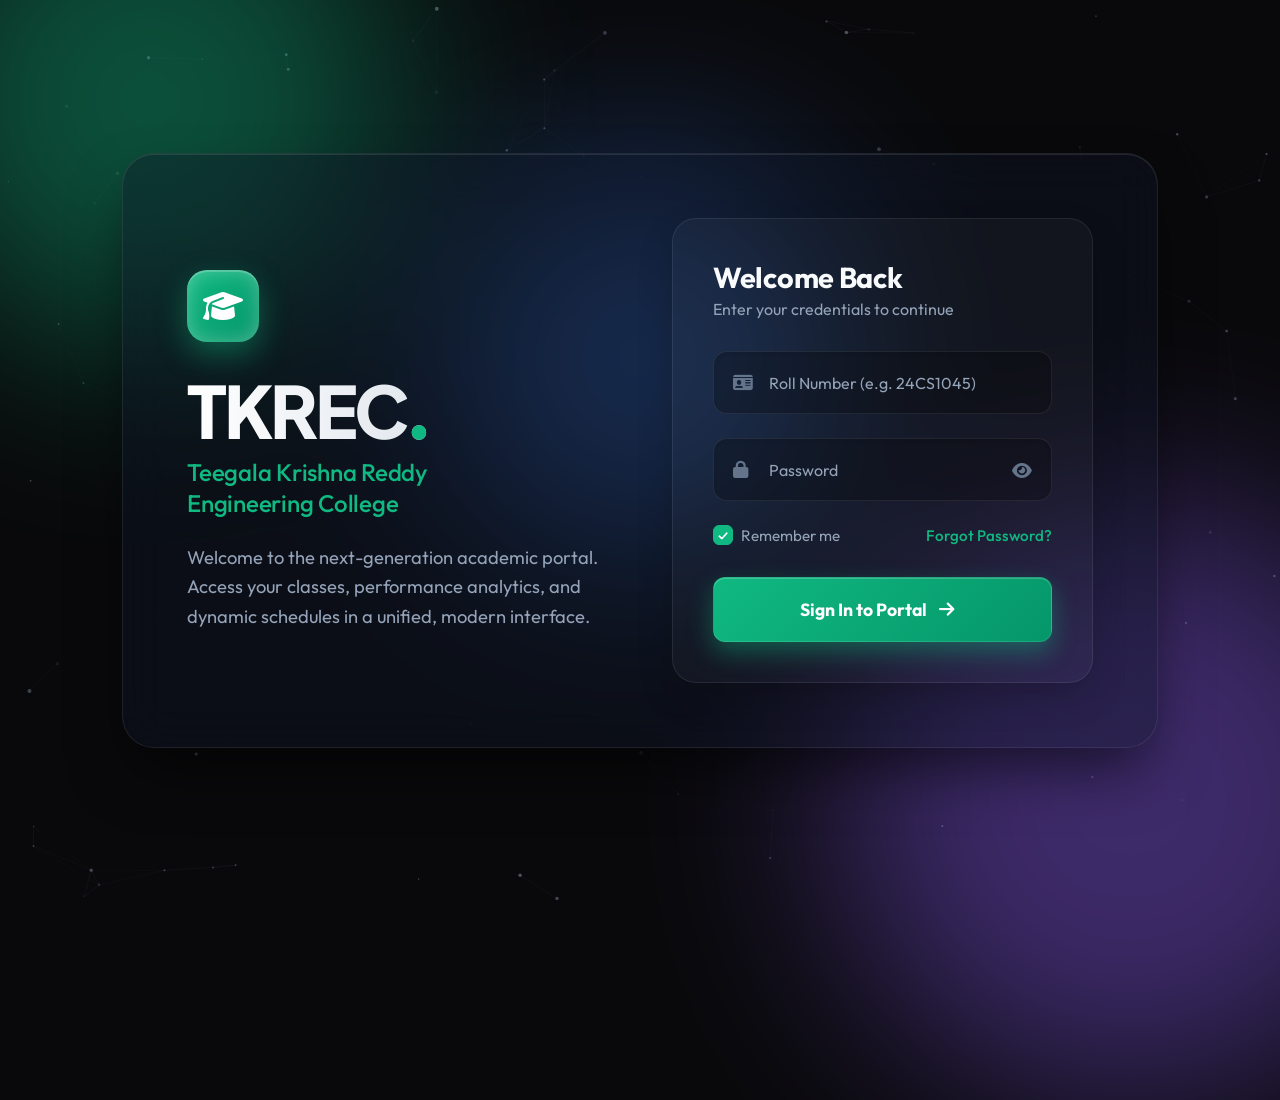
<file: login.html>
<!DOCTYPE html>
<html lang="en">
<head>
  <meta charset="UTF-8">
  <meta name="viewport" content="width=device-width, initial-scale=1.0">
  <title>TKREC Portal | Secure Login</title>
  <link rel="preconnect" href="https://fonts.googleapis.com">
  <link rel="preconnect" href="https://fonts.gstatic.com" crossorigin>
  <link href="https://fonts.googleapis.com/css2?family=Outfit:wght@300;400;500;700;800&family=Plus+Jakarta+Sans:wght@400;600;700;800&display=swap" rel="stylesheet">
  <link rel="stylesheet" href="https://cdnjs.cloudflare.com/ajax/libs/font-awesome/6.4.0/css/all.min.css">
  <link rel="stylesheet" href="login.css">
</head>
<body>

  <!-- Dynamic WebGL/Canvas Background -->
  <canvas id="particle-canvas"></canvas>
  
  <!-- Animated Background Orbs -->
  <div class="orb orb-1"></div>
  <div class="orb orb-2"></div>
  <div class="orb orb-3"></div>

  <main class="login-container">
    <div class="login-split-layout fade-in-up">
      
      <!-- Left: Branding & Graphic -->
      <div class="login-branding">
        <div class="brand-content">
          <div class="logo-badge reveal-delay-1">
            <i class="fa-solid fa-graduation-cap"></i>
          </div>
          <h1 class="brand-title reveal-delay-2">TKREC<span class="dot">.</span></h1>
          <h2 class="brand-subtitle reveal-delay-3">Teegala Krishna Reddy<br>Engineering College</h2>
          <p class="brand-desc reveal-delay-4">Welcome to the next-generation academic portal. Access your classes, performance analytics, and dynamic schedules in a unified, modern interface.</p>
        </div>
      </div>

      <!-- Right: Glassmorphism Form -->
      <div class="login-form-wrapper reveal-delay-2">
        <div class="glass-card">
          
          <div class="form-header">
            <h3>Welcome Back</h3>
            <p>Enter your credentials to continue</p>
          </div>

          <form id="loginForm" action="index.html" method="GET">
            
            <div class="input-group">
              <i class="fa-solid fa-id-card input-icon"></i>
              <input type="text" id="rollno" required autocomplete="off" placeholder=" ">
              <label for="rollno">Roll Number (e.g. 24CS1045)</label>
              <div class="input-highlight"></div>
            </div>

            <div class="input-group">
              <i class="fa-solid fa-lock input-icon"></i>
              <input type="password" id="password" required placeholder=" ">
              <label for="password">Password</label>
              <div class="input-highlight"></div>
              <button type="button" class="eye-toggle" id="togglePassword">
                <i class="fa-solid fa-eye"></i>
              </button>
            </div>

            <div class="form-options">
              <label class="remember-me">
                <input type="checkbox" checked>
                <span class="checkmark"></span>
                <span>Remember me</span>
              </label>
              <a href="#" class="forgot-link">Forgot Password?</a>
            </div>

            <button type="submit" class="btn-submit">
              <span id="btnText">Sign In to Portal</span>
              <i class="fa-solid fa-arrow-right btn-icon hidden-on-load"></i>
              <div class="btn-glow"></div>
            </button>

          </form>

        </div>
      </div>
      
    </div>
  </main>

  <script src="login.js"></script>
</body>
</html>
</file>
<file: login.css>
:root {
  --bg-dark: #09090b; /* Zinc 950 */
  --primary: #10b981; /* Emerald green */
  --primary-glow: rgba(16, 185, 129, 0.4);
  --secondary: #3b82f6; /* Blue */
  --accent: #8b5cf6; /* Purple */
  --text-main: #f8fafc;
  --text-muted: #94a3b8;
  --glass-bg: rgba(255, 255, 255, 0.03);
  --glass-border: rgba(255, 255, 255, 0.08);
}

* {
  margin: 0;
  padding: 0;
  box-sizing: border-box;
  font-family: 'Outfit', sans-serif;
}

body {
  background-color: var(--bg-dark);
  color: var(--text-main);
  min-height: 100vh;
  overflow: hidden; /* For smooth 3D experience */
  position: relative;
  display: flex;
  align-items: center;
  justify-content: center;
  perspective: 1000px;
}

/* Background Effects */
#particle-canvas {
  position: absolute;
  top: 0; left: 0; width: 100%; height: 100%;
  z-index: 0;
  opacity: 0.8;
  pointer-events: none;
}

.orb {
  position: absolute;
  border-radius: 50%;
  filter: blur(100px);
  z-index: 1;
  animation: float 25s infinite ease-in-out alternate;
  opacity: 0.4;
  pointer-events: none;
}
.orb-1 {
  width: 500px; height: 500px;
  background: var(--primary);
  top: -150px; left: -100px;
}
.orb-2 {
  width: 600px; height: 600px;
  background: var(--accent);
  bottom: -200px; right: -150px;
  animation-delay: -5s;
}
.orb-3 {
  width: 400px; height: 400px;
  background: var(--secondary);
  top: 40%; left: 50%;
  transform: translate(-50%, -50%);
  animation-delay: -10s;
}

@keyframes float {
  0% { transform: translate(0, 0) scale(1); }
  50% { transform: translate(80px, 40px) scale(1.1); }
  100% { transform: translate(-40px, 80px) scale(0.9); }
}

/* Layout */
.login-container {
  position: relative;
  z-index: 10;
  width: 100%;
  max-width: 1100px;
  padding: 2rem;
  transform-style: preserve-3d;
}

/* The true 3D interactive layer */
.login-split-layout {
  display: flex;
  align-items: center;
  justify-content: space-between;
  gap: 4rem;
  background: rgba(15, 23, 42, 0.4);
  backdrop-filter: blur(24px);
  -webkit-backdrop-filter: blur(24px);
  border: 1px solid var(--glass-border);
  border-radius: 2rem;
  padding: 4rem;
  box-shadow: 0 30px 60px -12px rgba(0, 0, 0, 0.6), inset 0 1px 0 rgba(255, 255, 255, 0.1);
  transition: transform 0.2s cubic-bezier(0.2, 0.8, 0.2, 1);
  will-change: transform;
}

/* Left Branding */
.login-branding {
  flex: 1;
  max-width: 450px;
}

.logo-badge {
  width: 72px; height: 72px;
  background: linear-gradient(135deg, var(--primary), #059669);
  border-radius: 20px;
  display: flex; align-items: center; justify-content: center;
  font-size: 32px; color: white;
  margin-bottom: 2rem;
  box-shadow: 0 12px 30px var(--primary-glow), inset 0 2px 0 rgba(255, 255, 255, 0.2);
  position: relative;
}
.logo-badge::after {
  content: ''; position: absolute; inset: 0; border-radius: 20px;
  box-shadow: inset 0 0 20px rgba(255, 255, 255, 0.3);
  pointer-events: none;
}

.brand-title {
  font-family: 'Plus Jakarta Sans', sans-serif;
  font-size: 4.5rem;
  font-weight: 800;
  line-height: 1;
  background: linear-gradient(to right, #ffffff, #cbd5e1);
  -webkit-background-clip: text;
  -webkit-text-fill-color: transparent;
  margin-bottom: 0.5rem;
  letter-spacing: -0.04em;
}
.brand-title .dot { color: var(--primary); -webkit-text-fill-color: var(--primary); }

.brand-subtitle {
  font-size: 1.5rem;
  font-weight: 500;
  color: var(--primary);
  margin-bottom: 1.5rem;
  line-height: 1.3;
  letter-spacing: -0.01em;
}

.brand-desc {
  font-size: 1.15rem;
  color: var(--text-muted);
  line-height: 1.6;
  font-weight: 400;
}

/* Right Form */
.login-form-wrapper {
  flex: 1;
  max-width: 440px;
  width: 100%;
}

.glass-card {
  background: var(--glass-bg);
  border: 1px solid var(--glass-border);
  border-radius: 1.5rem;
  padding: 2.5rem;
  box-shadow: 0 15px 35px rgba(0, 0, 0, 0.2);
  position: relative;
  overflow: hidden;
}

.glass-card::before {
  content: '';
  position: absolute; top: 0; left: -100%; width: 50%; height: 100%;
  background: linear-gradient(to right, transparent, rgba(255,255,255,0.06), transparent);
  transform: skewX(-25deg);
  animation: shine 8s infinite;
  pointer-events: none;
}

@keyframes shine {
  0% { left: -100%; }
  15% { left: 200%; }
  100% { left: 200%; }
}

.form-header { margin-bottom: 2rem; }
.form-header h3 { font-size: 1.8rem; font-weight: 700; margin-bottom: 0.25rem; letter-spacing: -0.01em; }
.form-header p { color: var(--text-muted); font-size: 1rem; }

.input-group {
  position: relative;
  margin-bottom: 1.5rem;
}

.input-icon {
  position: absolute;
  left: 1.25rem;
  top: 50%;
  transform: translateY(-50%);
  color: #64748b;
  transition: color 0.3s cubic-bezier(0.4, 0, 0.2, 1);
  z-index: 2;
  font-size: 1.1rem;
}

/* Floating Label Inputs */
.input-group input {
  width: 100%;
  padding: 1.25rem 1rem 1.25rem 3.5rem;
  background: rgba(0, 0, 0, 0.25);
  border: 1px solid var(--glass-border);
  border-radius: 14px;
  color: white;
  font-size: 1.05rem;
  outline: none;
  transition: all 0.3s cubic-bezier(0.4, 0, 0.2, 1);
  box-shadow: inset 0 2px 4px rgba(0,0,0,0.1);
}

.input-group label {
  position: absolute;
  left: 3.5rem;
  top: 50%;
  transform: translateY(-50%);
  color: var(--text-muted);
  pointer-events: none;
  transition: all 0.3s cubic-bezier(0.4, 0, 0.2, 1);
  font-weight: 400;
}

.input-group input:focus,
.input-group input:not(:placeholder-shown) {
  border-color: rgba(255, 255, 255, 0.15);
  background: rgba(0, 0, 0, 0.5);
  box-shadow: inset 0 2px 4px rgba(0,0,0,0.2), 0 0 15px rgba(16, 185, 129, 0.1);
}

.input-group input:focus + label,
.input-group input:not(:placeholder-shown) + label {
  top: 0;
  transform: translateY(-50%) scale(0.85);
  background: #111827; /* Solid mask behind elevated text */
  padding: 0 0.5rem;
  left: 3rem;
  color: var(--primary);
  border-radius: 4px;
  font-weight: 500;
}

.input-group input:focus ~ .input-icon {
  color: var(--primary);
}

.input-highlight {
  position: absolute;
  bottom: 0; left: 0; width: 0; height: 2px;
  background: var(--primary);
  transition: width 0.4s cubic-bezier(0.4, 0, 0.2, 1);
  border-radius: 0 0 14px 14px;
}
.input-group input:focus ~ .input-highlight {
  width: 100%;
}

.eye-toggle {
  position: absolute;
  right: 1.25rem;
  top: 50%;
  transform: translateY(-50%);
  background: none; border: none;
  color: #64748b;
  cursor: pointer;
  transition: color 0.2s, transform 0.2s;
  font-size: 1.1rem;
  outline: none;
}
.eye-toggle:hover { color: white; transform: translateY(-50%) scale(1.1); }
.eye-toggle:active { transform: translateY(-50%) scale(0.9); }

/* Options */
.form-options {
  display: flex; justify-content: space-between; align-items: center;
  margin-bottom: 2rem; font-size: 0.95rem;
}

.remember-me {
  display: flex; align-items: center; gap: 0.5rem; cursor: pointer; color: var(--text-muted);
  user-select: none;
}
.remember-me input { display: none; }
.checkmark {
  width: 20px; height: 20px;
  border: 1px solid var(--text-muted);
  border-radius: 6px;
  display: flex; align-items: center; justify-content: center;
  transition: all 0.2s cubic-bezier(0.4, 0, 0.2, 1);
}
.remember-me input:checked + .checkmark {
  background: var(--primary); border-color: var(--primary);
}
.remember-me input:checked + .checkmark::after {
  content: '✓'; font-size: 12px; color: white; font-weight: bold;
}
.remember-me:hover .checkmark { border-color: rgba(255,255,255,0.5); }

.forgot-link { color: var(--primary); text-decoration: none; font-weight: 500; transition: opacity 0.2s; }
.forgot-link:hover { opacity: 0.8; text-decoration: underline; }

/* Submit Button */
.btn-submit {
  width: 100%;
  padding: 1.25rem;
  background: linear-gradient(135deg, var(--primary), #059669);
  color: white;
  border: 1px solid rgba(255,255,255,0.1);
  border-radius: 12px;
  font-size: 1.1rem;
  font-weight: 700;
  cursor: pointer;
  display: flex; align-items: center; justify-content: center; gap: 0.75rem;
  position: relative;
  overflow: hidden;
  transition: transform 0.25s cubic-bezier(0.2, 0.8, 0.2, 1), box-shadow 0.25s;
  box-shadow: 0 10px 25px var(--primary-glow), inset 0 1px 0 rgba(255,255,255,0.2);
  outline: none;
}

.btn-submit:hover {
  transform: translateY(-2px);
  box-shadow: 0 15px 35px var(--primary-glow), inset 0 1px 0 rgba(255,255,255,0.3);
}
.btn-submit:active { transform: scale(0.98); }

.btn-icon.hidden-on-load { transition: transform 0.3s cubic-bezier(0.4, 0, 0.2, 1); }
.btn-submit:hover .btn-icon { transform: translateX(6px); }

/* Custom Spinner generated inside JS */
.fa-spin { animation: fa-spin 1s infinite linear; }
@keyframes fa-spin { 0% { transform: rotate(0deg); } 100% { transform: rotate(360deg); } }

/* Animation Classes */
.fade-in-up {
  opacity: 0;
  animation: fadeInUp 0.8s cubic-bezier(0.2, 0.8, 0.2, 1) forwards;
}

@keyframes fadeInUp {
  from { opacity: 0; transform: translateY(40px) scale(0.98); }
  to { opacity: 1; transform: translateY(0) scale(1); }
}

.reveal-delay-1 { opacity: 0; animation: fadeInUp 0.8s cubic-bezier(0.2, 0.8, 0.2, 1) 0.1s forwards; }
.reveal-delay-2 { opacity: 0; animation: fadeInUp 0.8s cubic-bezier(0.2, 0.8, 0.2, 1) 0.2s forwards; }
.reveal-delay-3 { opacity: 0; animation: fadeInUp 0.8s cubic-bezier(0.2, 0.8, 0.2, 1) 0.3s forwards; }
.reveal-delay-4 { opacity: 0; animation: fadeInUp 0.8s cubic-bezier(0.2, 0.8, 0.2, 1) 0.4s forwards; }

/* Responsive Mobile */
@media (max-width: 960px) {
  .login-split-layout {
    flex-direction: column;
    padding: 2.5rem 2rem;
    gap: 2.5rem;
    transform: none !important; /* Disable 3D tilt on mobile */
  }
  .login-branding { text-align: center; max-width: 100%; }
  .logo-badge { margin: 0 auto 1.5rem auto; width: 64px; height: 64px; font-size: 28px; }
  .brand-title { font-size: 3.5rem; }
  .brand-subtitle { font-size: 1.3rem; }
  .glass-card { padding: 2rem; }
}

@media (max-width: 480px) {
  .brand-title { font-size: 2.8rem; }
  .glass-card { padding: 1.5rem; border-radius: 1.25rem; }
  .input-group input { padding: 1.1rem 1rem 1.1rem 3rem; font-size: 1rem; }
  .input-group label { left: 3rem; }
  .input-group input:focus + label, .input-group input:not(:placeholder-shown) + label { left: 2.5rem; }
}
</file>
